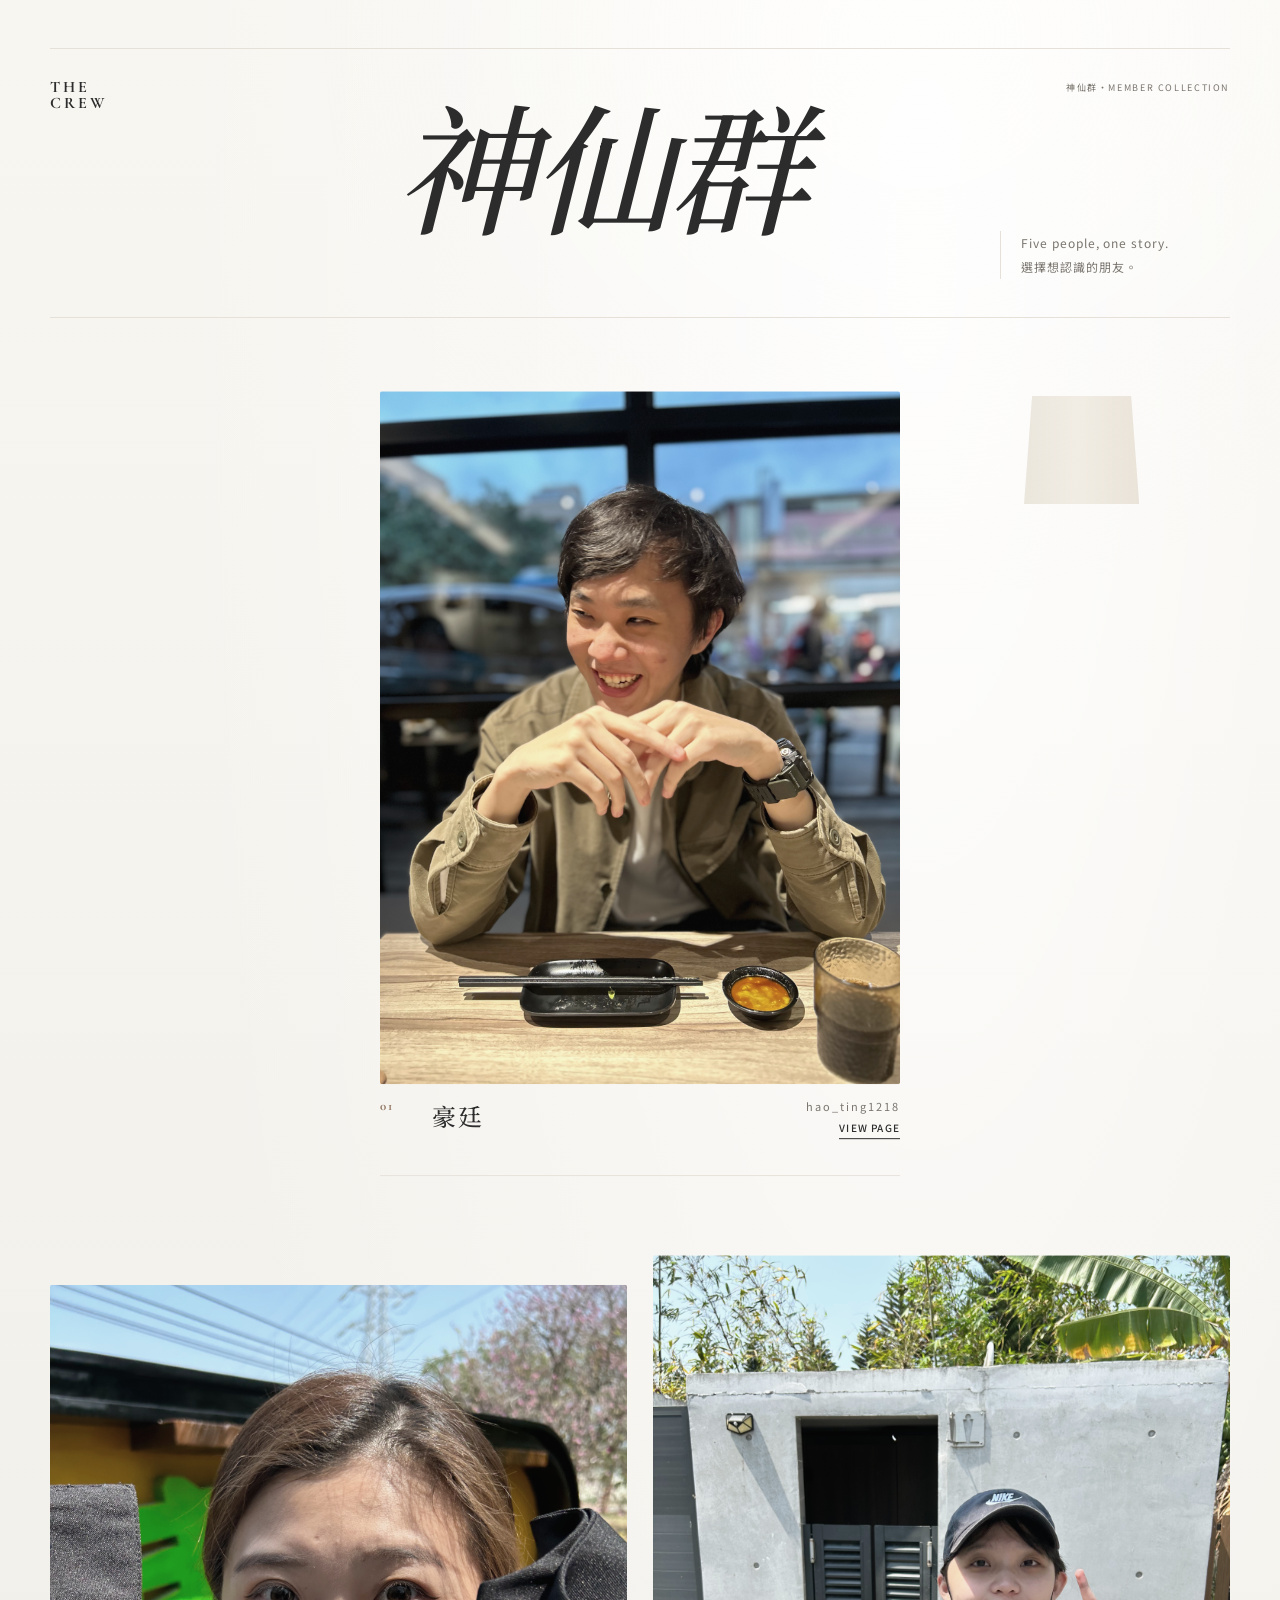
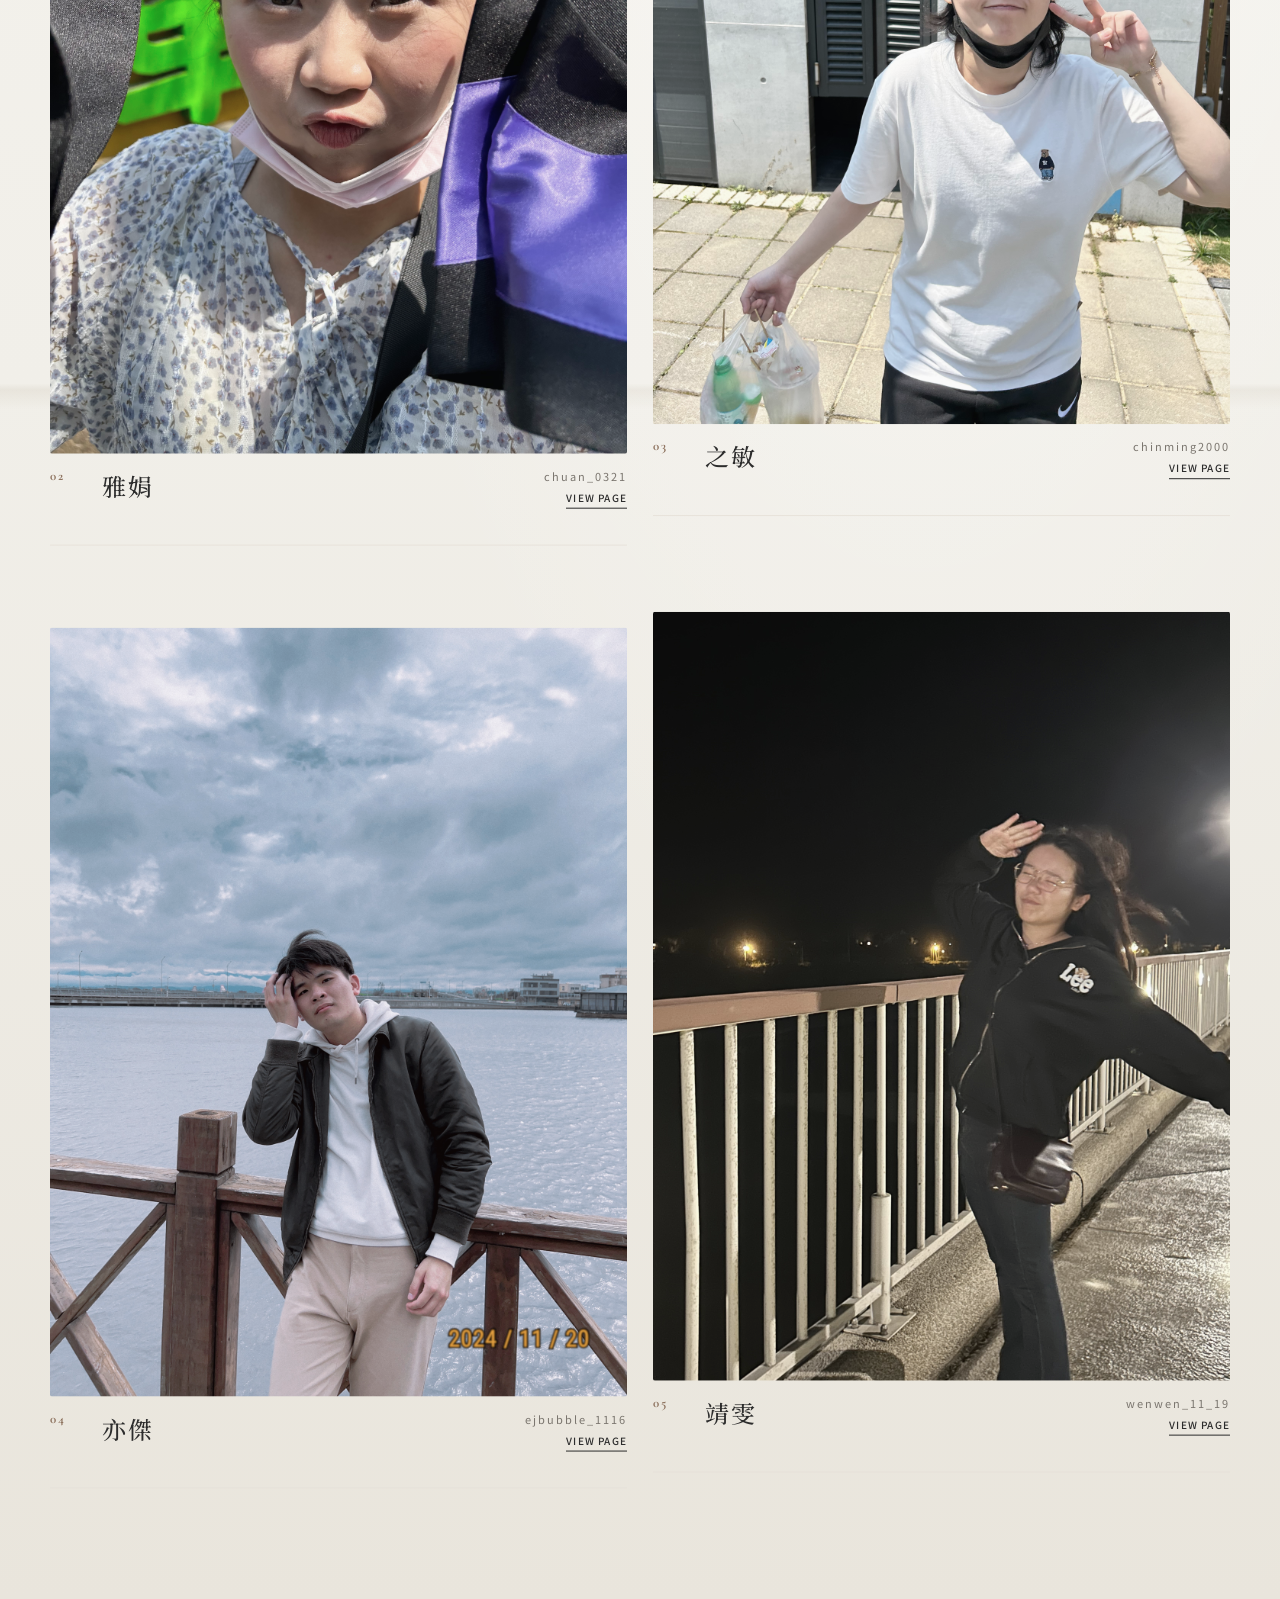
<file: index.html>
<!DOCTYPE html>
<html lang="zh-Hant">
<head>
  <meta charset="UTF-8">
  <meta name="viewport" content="width=device-width, initial-scale=1.0">
  <title>神仙群</title>
  <link rel="canonical" href="https://ejbubble.github.io/CardRelease.github.io/">
  <meta property="og:type" content="website">
  <meta property="og:locale" content="zh_TW">
  <meta property="og:url" content="https://ejbubble.github.io/CardRelease.github.io/">
  <meta property="og:site_name" content="神仙群">
  <meta property="og:title" content="神仙群">
  <meta property="og:image" content="https://ejbubble.github.io/CardRelease.github.io/assets/images/OG/work-in-progress.jpg">
  <meta property="og:image:secure_url" content="https://ejbubble.github.io/CardRelease.github.io/assets/images/OG/work-in-progress.jpg">
  <meta property="og:image:type" content="image/jpeg">
  <meta property="og:image:width" content="946">
  <meta property="og:image:height" content="2048">
  <meta property="og:image:alt" content="神仙群">
  <meta name="twitter:card" content="summary">
  <meta name="twitter:title" content="神仙群">
  <link rel="stylesheet" href="assets/css/style.css?v=20261125-gallery">
</head>
<body class="home-page">
  <main class="home-shell">
    <header class="campaign-header">
      <div class="campaign-mark">THE<br>CREW</div>
      <div class="campaign-kicker">神仙群・MEMBER COLLECTION</div>
      <h1>神仙群</h1>
      <p class="campaign-lead">Five people, one story.<br>選擇想認識的朋友。</p>
    </header>

    <section class="people-grid" aria-label="神仙群成員">
      <a class="person-card person-card--01" href="pages/Guan.html" data-birthday="03-21">
        <img src="assets/images/All_Person/All_Person_Guan.jpg" alt="雅娟的大頭貼">
        <div class="person-info">
          <span class="person-number">01</span>
          <span class="person-name">雅娟</span>
          <span class="person-link"><span>chuan_0321</span><b>VIEW PAGE</b></span>
        </div>
      </a>

      <a class="person-card person-card--02" href="pages/Jay.html" data-birthday="11-16">
        <img src="assets/images/All_Person/All_Person_Jay.jpg" alt="亦傑的大頭貼">
        <div class="person-info">
          <span class="person-number">02</span>
          <span class="person-name">亦傑</span>
          <span class="person-link"><span>ejbubble_1116</span><b>VIEW PAGE</b></span>
        </div>
      </a>

      <a class="person-card person-card--03" href="pages/Ming.html" data-birthday="09-03">
        <img src="assets/images/All_Person/All_Person_Ming.jpg" alt="之敏的大頭貼">
        <div class="person-info">
          <span class="person-number">03</span>
          <span class="person-name">之敏</span>
          <span class="person-link"><span>chinming2000</span><b>VIEW PAGE</b></span>
        </div>
      </a>

      <a class="person-card person-card--04" href="pages/Ting.html" data-birthday="12-18">
        <img src="assets/images/All_Person/All_Person_Ting.jpg" alt="豪廷的大頭貼">
        <div class="person-info">
          <span class="person-number">04</span>
          <span class="person-name">豪廷</span>
          <span class="person-link"><span>hao_ting1218</span><b>VIEW PAGE</b></span>
        </div>
      </a>

      <a class="person-card person-card--05" href="pages/weng.html" data-birthday="11-19">
        <img src="assets/images/All_Person/All_Person_Weng.jpg" alt="靖雯的大頭貼">
        <div class="person-info">
          <span class="person-number">05</span>
          <span class="person-name">靖雯</span>
          <span class="person-link"><span>wenwen_11_19</span><b>VIEW PAGE</b></span>
        </div>
      </a>
    </section>
  </main>
  <script src="assets/js/home.js"></script>
</body>
</html>
</file>
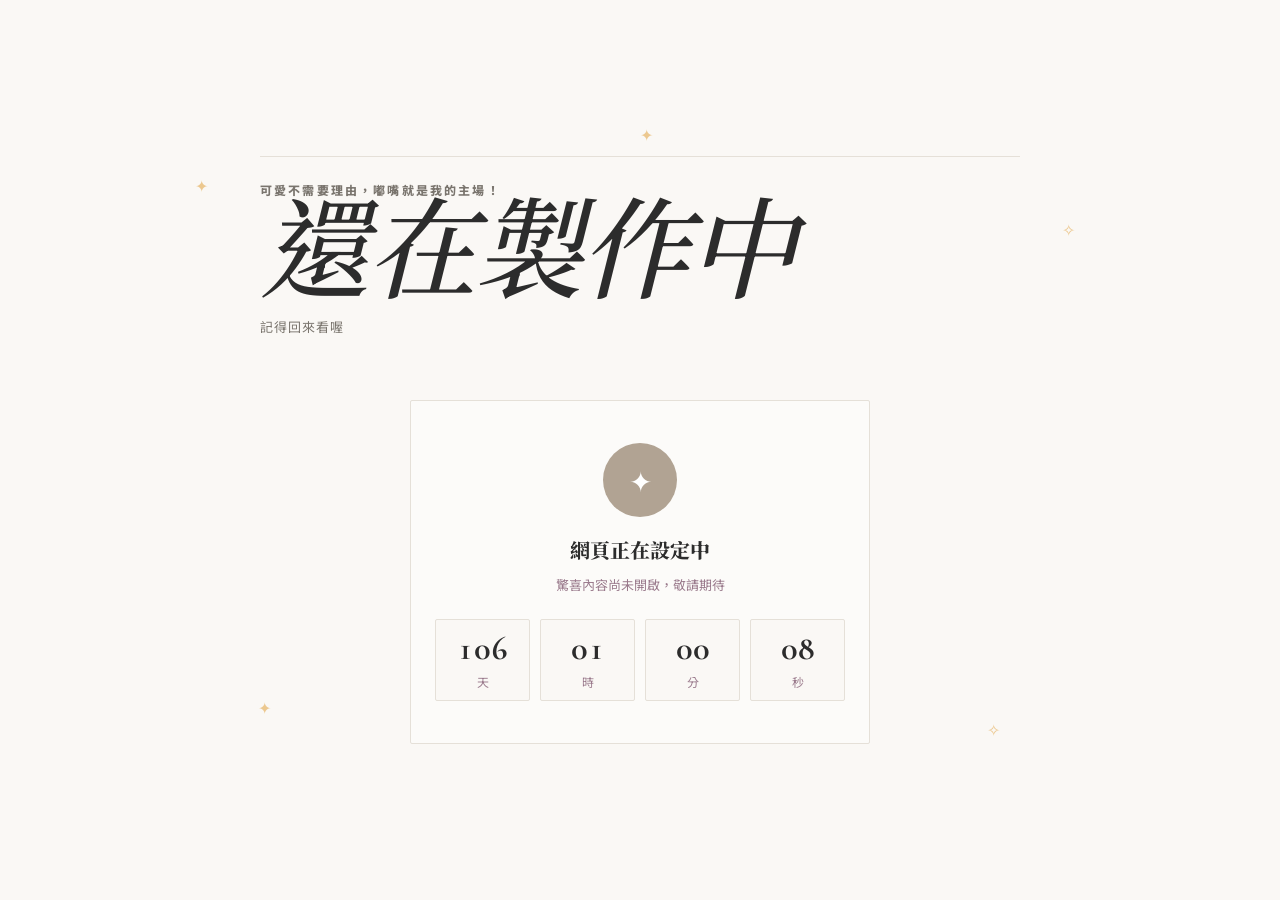
<file: pages/Guan.html>
<!DOCTYPE html>
<html lang="zh-Hant">
<head>
  <meta charset="UTF-8">
  <meta name="viewport" content="width=device-width, initial-scale=1.0">
  <title>雅娟的生日卡片</title>
  <link rel="stylesheet" href="../assets/css/style.css">
</head>
<body data-birthday="03-21" data-name="雅娟">
  <main class="page-shell">
    <section class="gift-stage">
      <div data-person-lock>
      <div class="sparkles" aria-hidden="true">
        <span>✦</span><span>✧</span><span>✦</span><span>✧</span><span>✦</span>
      </div>
      <header class="intro">
        <p class="eyebrow">可愛不需要理由，嘟嘴就是我的主場！</p>
        <h1>還在製作中</h1>
        <p>記得回來看喔</p>
      </header>
      <div class="lock-panel">
        <div class="lock-icon" aria-hidden="true">✦</div>
        <p>網頁正在設定中</p>
        <span>驚喜內容尚未開啟，敬請期待</span>
        <div class="countdown" data-person-countdown aria-label="開啟倒數"></div>
      </div>
      </div>
      <div data-person-content hidden>
      <header class="intro">
        <p class="eyebrow">GUAN / 雅娟</p>
        <h1>生日快樂！</h1>
        <p>驚喜很快就會登場</p>
      </header>
      <div style="text-align:center;margin-top:60px">
        <img src="../assets/images/Person/Guan.jpg" alt="雅娟的大頭貼" style="width:min(300px,70vw);aspect-ratio:1;object-fit:cover;border:0;border-radius:2px;filter:saturate(.82)">
        <p><a class="close-card" href="../index.html" style="display:inline-block;margin-top:24px;text-decoration:none">回到首頁</a></p>
      </div>
      </div>
    </section>
  </main>
  <script src="../assets/js/person-lock.js"></script>
</body>
</html>
</file>
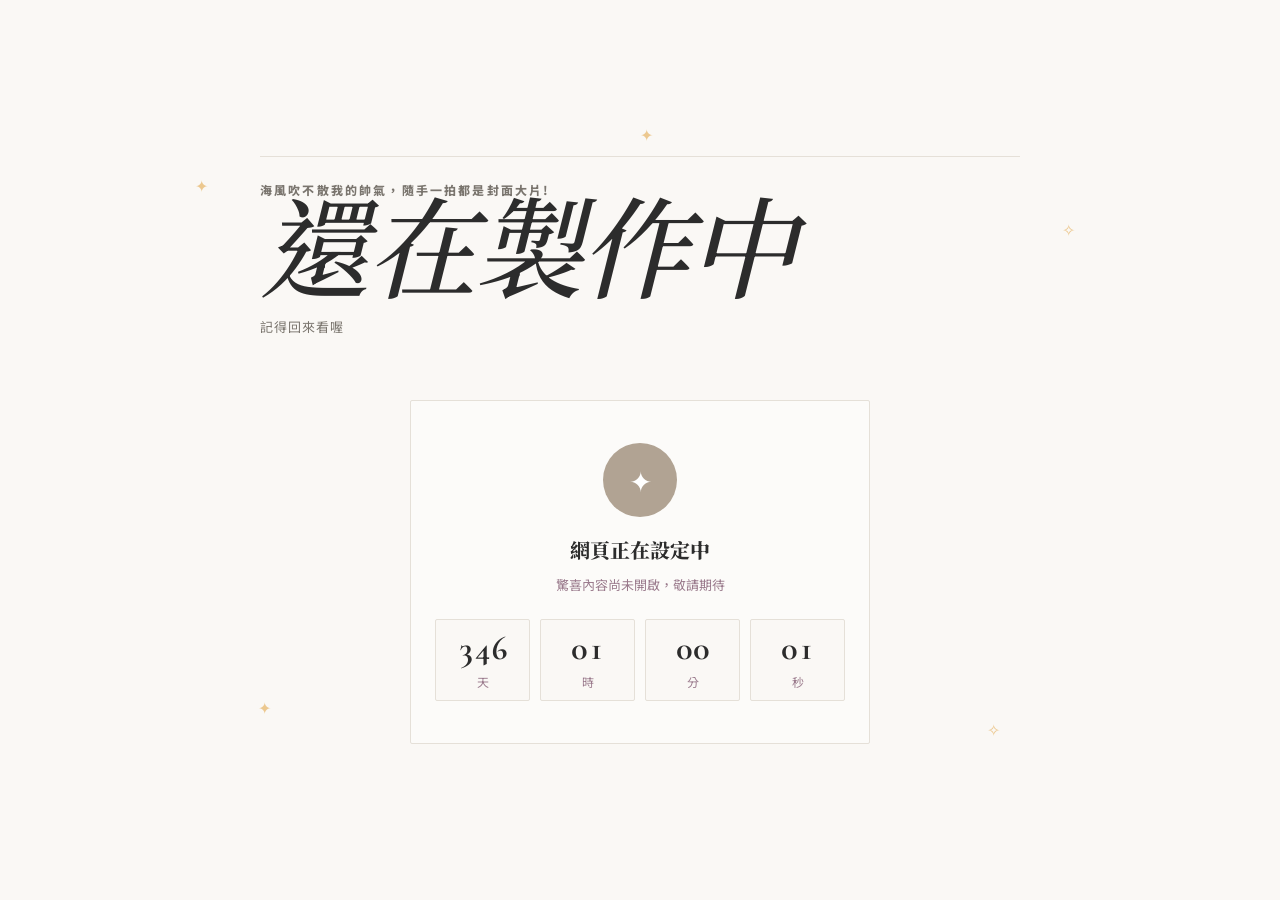
<file: pages/Jay.html>
<!DOCTYPE html>
<html lang="zh-Hant">
<head>
  <meta charset="UTF-8">
  <meta name="viewport" content="width=device-width, initial-scale=1.0">
  <title>亦傑的生日卡片</title>
  <link rel="stylesheet" href="../assets/css/style.css">
</head>
<body data-birthday="11-16" data-name="亦傑">
  <main class="page-shell">
    <section class="gift-stage">
      <div data-person-lock>
      <div class="sparkles" aria-hidden="true">
        <span>✦</span><span>✧</span><span>✦</span><span>✧</span><span>✦</span>
      </div>
      <header class="intro">
        <p class="eyebrow">海風吹不散我的帥氣，隨手一拍都是封面大片!</p>
        <h1>還在製作中</h1>
        <p>記得回來看喔</p>
      </header>
      <div class="lock-panel">
        <div class="lock-icon" aria-hidden="true">✦</div>
        <p>網頁正在設定中</p>
        <span>驚喜內容尚未開啟，敬請期待</span>
        <div class="countdown" data-person-countdown aria-label="開啟倒數"></div>
      </div>
      </div>
      <div data-person-content hidden>
      <header class="intro">
        <p class="eyebrow">JAY / 亦傑</p>
        <h1>生日快樂！</h1>
        <p>驚喜很快就會登場</p>
      </header>
      <div style="text-align:center;margin-top:60px">
        <img src="../assets/images/Person/Jay.jpg" alt="亦傑的大頭貼" style="width:min(300px,70vw);aspect-ratio:1;object-fit:cover;border:0;border-radius:2px;filter:saturate(.82)">
        <p><a class="close-card" href="../index.html" style="display:inline-block;margin-top:24px;text-decoration:none">回到首頁</a></p>
      </div>
      </div>
    </section>
  </main>
  <script src="../assets/js/person-lock.js"></script>
</body>
</html>
</file>
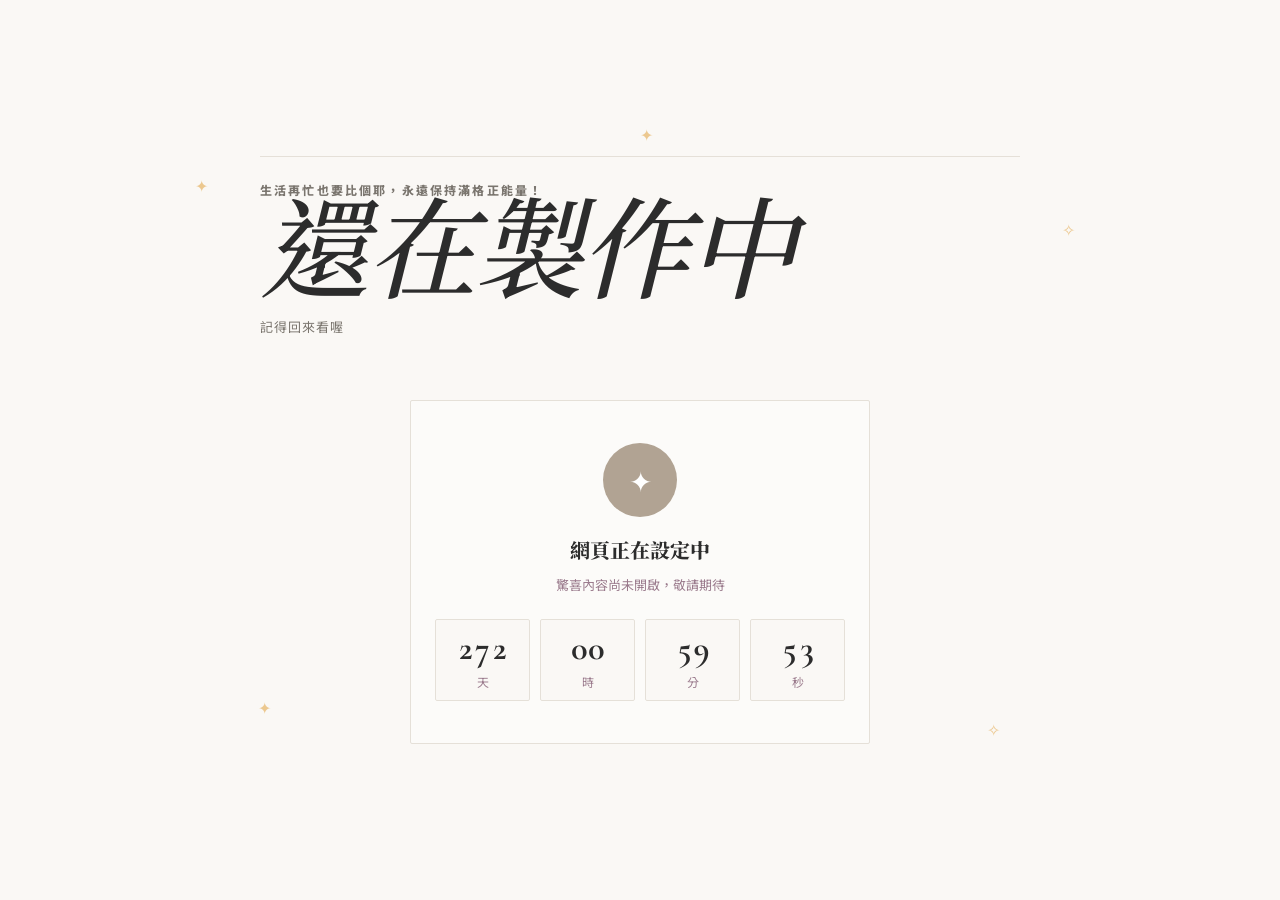
<file: pages/Ming.html>
<!DOCTYPE html>
<html lang="zh-Hant">
<head>
  <meta charset="UTF-8">
  <meta name="viewport" content="width=device-width, initial-scale=1.0">
  <title>之敏的生日卡片</title>
  <link rel="stylesheet" href="../assets/css/style.css">
</head>
<body data-birthday="09-03" data-name="之敏">
  <main class="page-shell">
    <section class="gift-stage">
      <div data-person-lock>
      <div class="sparkles" aria-hidden="true">
        <span>✦</span><span>✧</span><span>✦</span><span>✧</span><span>✦</span>
      </div>
      <header class="intro">
        <p class="eyebrow">生活再忙也要比個耶，永遠保持滿格正能量！</p>
        <h1>還在製作中</h1>
        <p>記得回來看喔</p>
      </header>
      <div class="lock-panel">
        <div class="lock-icon" aria-hidden="true">✦</div>
        <p>網頁正在設定中</p>
        <span>驚喜內容尚未開啟，敬請期待</span>
        <div class="countdown" data-person-countdown aria-label="開啟倒數"></div>
      </div>
      </div>
      <div data-person-content hidden>
      <header class="intro">
        <p class="eyebrow">MING / 之敏</p>
        <h1>生日快樂！</h1>
        <p>驚喜很快就會登場</p>
      </header>
      <div style="text-align:center;margin-top:60px">
        <img src="../assets/images/Person/Ming.jpg" alt="之敏的大頭貼" style="width:min(300px,70vw);aspect-ratio:1;object-fit:cover;border:0;border-radius:2px;filter:saturate(.82)">
        <p><a class="close-card" href="../index.html" style="display:inline-block;margin-top:24px;text-decoration:none">回到首頁</a></p>
      </div>
      </div>
    </section>
  </main>
  <script src="../assets/js/person-lock.js"></script>
</body>
</html>
</file>
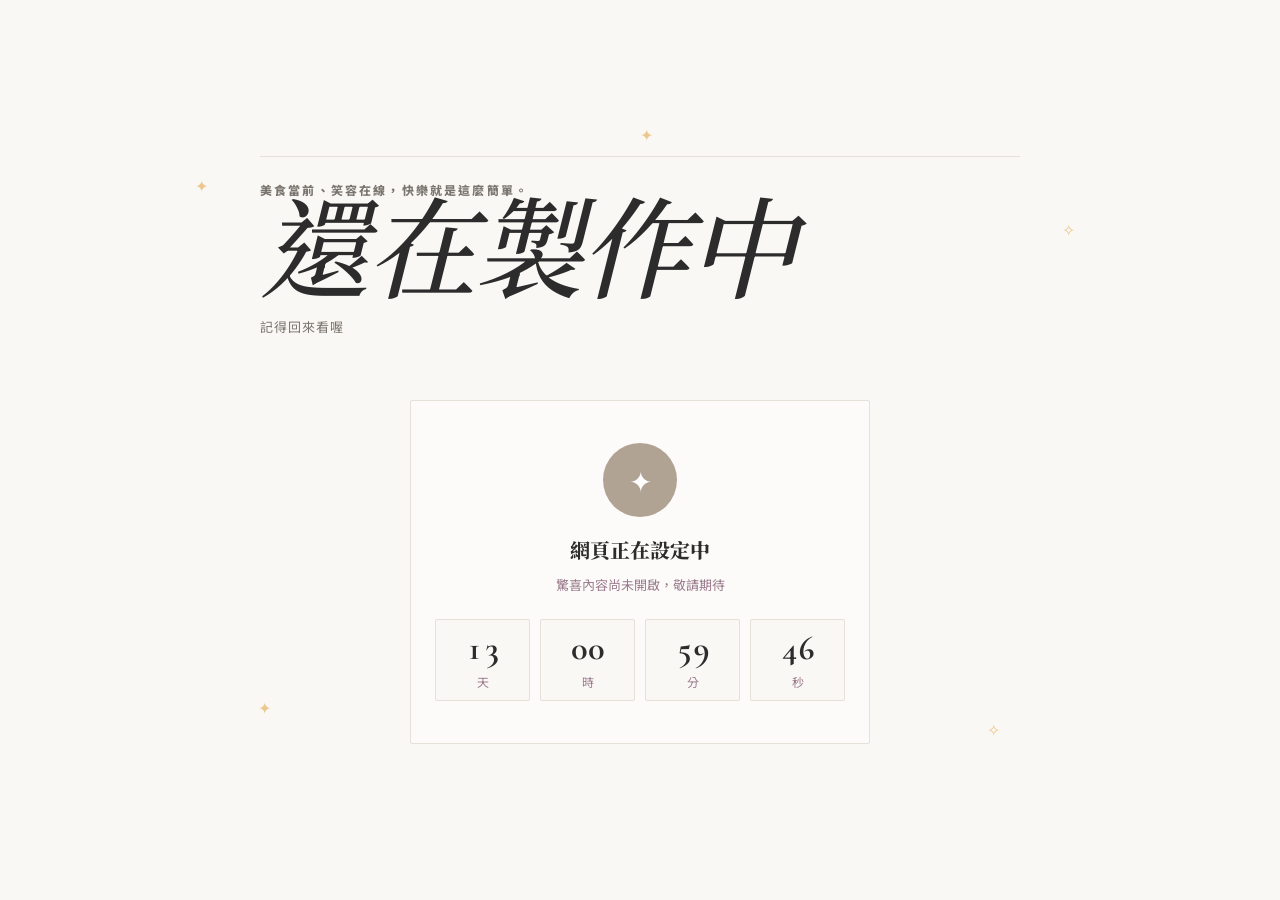
<file: pages/Ting.html>
<!DOCTYPE html>
<html lang="zh-Hant">
<head>
  <meta charset="UTF-8">
  <meta name="viewport" content="width=device-width, initial-scale=1.0">
  <title>豪廷的生日卡片</title>
  <link rel="stylesheet" href="../assets/css/style.css">
</head>
<body data-birthday="12-18" data-name="豪廷">
  <main class="page-shell">
    <section class="gift-stage">
      <div data-person-lock>
      <div class="sparkles" aria-hidden="true">
        <span>✦</span><span>✧</span><span>✦</span><span>✧</span><span>✦</span>
      </div>
      <header class="intro">
        <p class="eyebrow">美食當前、笑容在線，快樂就是這麼簡單。</p>
        <h1>還在製作中</h1>
        <p>記得回來看喔</p>
      </header>
      <div class="lock-panel">
        <div class="lock-icon" aria-hidden="true">✦</div>
        <p>網頁正在設定中</p>
        <span>驚喜內容尚未開啟，敬請期待</span>
        <div class="countdown" data-person-countdown aria-label="開啟倒數"></div>
      </div>
      </div>
      <div data-person-content hidden>
      <header class="intro">
        <p class="eyebrow">TING / 豪廷</p>
        <h1>生日快樂！</h1>
        <p>驚喜很快就會登場</p>
      </header>
      <div style="text-align:center;margin-top:60px">
        <img src="../assets/images/Person/Ting.jpg" alt="豪廷的大頭貼" style="width:min(300px,70vw);aspect-ratio:1;object-fit:cover;border:0;border-radius:2px;filter:saturate(.82)">
        <p><a class="close-card" href="../index.html" style="display:inline-block;margin-top:24px;text-decoration:none">回到首頁</a></p>
      </div>
      </div>
    </section>
  </main>
  <script src="../assets/js/person-lock.js"></script>
</body>
</html>
</file>
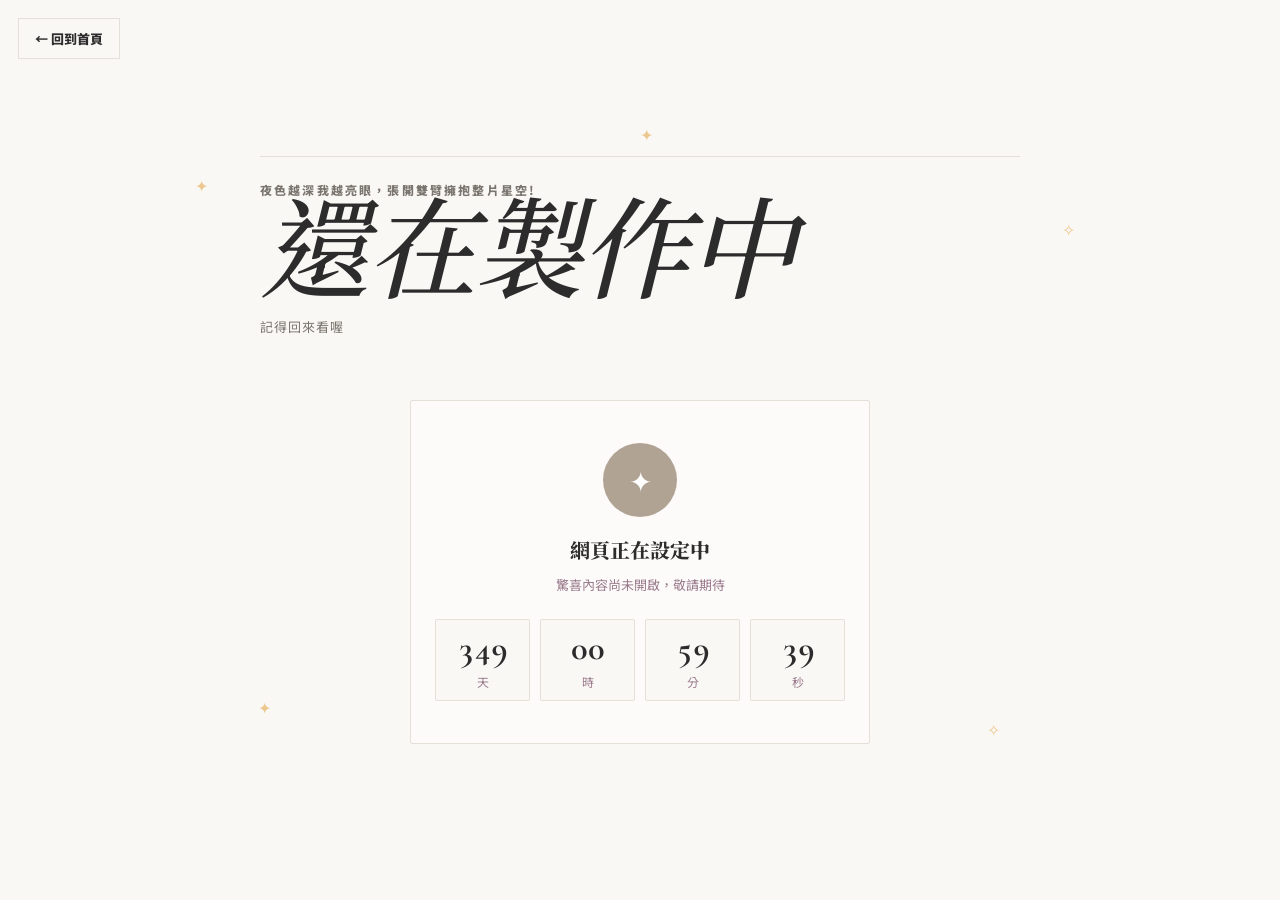
<file: pages/weng.html>
<!DOCTYPE html>
<html lang="zh-Hant">
<head>
  <meta charset="UTF-8">
  <meta name="viewport" content="width=device-width, initial-scale=1.0">
  <title>靖雯的生日快樂</title>
  <link rel="canonical" href="https://ejbubble.github.io/CardRelease.github.io/">
  <meta property="og:type" content="website">
  <meta property="og:locale" content="zh_TW">
  <meta property="og:url" content="https://ejbubble.github.io/CardRelease.github.io/">
  <meta property="og:site_name" content="還在製作中">
  <meta property="og:title" content="還在製作中">
  <meta property="og:image" content="https://ejbubble.github.io/CardRelease.github.io/assets/images/OG/work-in-progress.jpg">
  <meta property="og:image:secure_url" content="https://ejbubble.github.io/CardRelease.github.io/assets/images/OG/work-in-progress.jpg">
  <meta property="og:image:type" content="image/jpeg">
  <meta property="og:image:width" content="946">
  <meta property="og:image:height" content="2048">
  <meta property="og:image:alt" content="還在製作中">
  <meta name="twitter:card" content="summary">
  <meta name="twitter:title" content="還在製作中">
  <meta name="twitter:image" content="https://ejbubble.github.io/CardRelease.github.io/assets/images/OG/work-in-progress.jpg">
  <link rel="stylesheet" href="../assets/css/style.css">
</head>
<body>
  <a class="home-back" href="../index.html">← 回到首頁</a>
  <main class="page-shell">
    <section class="gift-stage" id="giftStage">
      <div class="sparkles" aria-hidden="true">
        <span>✦</span><span>✧</span><span>✦</span><span>✧</span><span>✦</span>
      </div>

      <header class="intro">
        <p class="eyebrow">夜色越深我越亮眼，張開雙臂擁抱整片星空!</p>
        <h1 id="mainTitle">還在製作中</h1>
        <p id="instruction">記得回來看喔</p>
      </header>

      <div class="lock-panel" id="lockPanel" aria-live="polite">
        <div class="lock-icon" aria-hidden="true">✦</div>
        <p>網頁正在設定中</p>
        <span>驚喜內容尚未開啟，敬請期待</span>
        <div class="countdown" id="countdown" aria-label="開啟倒數">
          <div><strong id="countdownDays">0</strong><small>天</small></div>
          <div><strong id="countdownHours">00</strong><small>時</small></div>
          <div><strong id="countdownMinutes">00</strong><small>分</small></div>
          <div><strong id="countdownSeconds">00</strong><small>秒</small></div>
        </div>
      </div>

      <div class="progress locked" id="progressArea" aria-label="完成進度">
        <div class="progress-track"><div class="progress-fill" id="progressFill"></div></div>
        <span id="progressText">0 / 10</span>
      </div>

      <div class="wish-grid locked" id="wishGrid" aria-label="生日按鈕">
        <button class="wish-button" type="button" data-wish="願你每天都有好心情"><span>1</span>心願一</button>
        <button class="wish-button" type="button" data-wish="願你所有努力都有回報"><span>2</span>心願二</button>
        <button class="wish-button" type="button" data-wish="願健康一直陪著你"><span>3</span>心願三</button>
        <button class="wish-button" type="button" data-wish="願生活處處都有驚喜"><span>4</span>心願四</button>
        <button class="wish-button" type="button" data-wish="願你永遠保持熱愛"><span>5</span>心願五</button>
        <button class="wish-button" type="button" data-wish="願美好的朋友都在身邊"><span>6</span>心願六</button>
        <button class="wish-button" type="button" data-wish="願夢想越走越近"><span>7</span>心願七</button>
        <button class="wish-button" type="button" data-wish="願平凡日子閃閃發光"><span>8</span>心願八</button>
        <button class="wish-button" type="button" data-wish="願每個明天都更精彩"><span>9</span>心願九</button>
        <button class="wish-button" type="button" data-wish="願這一年只多不減"><span>10</span>心願十</button>
      </div>

      <p class="wish-message locked" id="wishMessage" aria-live="polite"></p>

      <div class="final-card" id="finalCard" role="dialog" aria-modal="true" aria-label="生日卡片">
        <div class="card-ribbon">HAPPY BIRTHDAY</div>
        <div class="cake" aria-hidden="true">
          <div class="candles"><i></i><i></i><i></i></div>
          <div class="cake-top"></div>
          <div class="cake-body"></div>
        </div>
        <p class="card-small">送給靖雯</p>
        <h2>生日快樂</h2>
        <p class="card-copy">願妳在接下來的一年健康平安賺大錢<br>就算遇到任何挫折，也有我們在旁邊陪伴<br>甚麼時候可以抱到我的肝兒子女兒</p>
        <img class="birthday-photo" src="../assets/images/Memory/birthday-memory.jpg" alt="精選照片">
        <video class="birthday-video" id="birthdayVideo" controls preload="metadata" playsinline>
          <source src="../assets/media/memory.mp4" type="video/mp4">
          您的瀏覽器不支援影片播放。
        </video>
        <button class="close-card" id="closeCard" type="button">禮物選取GOGO</button>
      </div>

      <div class="gift-chooser" id="giftChooser" role="dialog" aria-modal="true" aria-label="禮物二選一" aria-hidden="true">
        <p class="chooser-eyebrow">PICK YOUR GIFT</p>
        <h2>禮物二選一</h2>
        <div class="gift-options" role="radiogroup" aria-label="選擇禮物方式">
          <button class="gift-option" type="button" role="radio" aria-checked="false" data-gift="蝦皮網購等贊助">
            <span class="gift-number">1</span>
            <strong>蝦皮網購等大力贊助</strong>
            <small>好想要</small>
          </button>
          <button class="gift-option" type="button" role="radio" aria-checked="false" data-gift="亦節自選禮物">
            <span class="gift-number">2</span>
            <strong>亦節自選禮物</strong>
            <small>來個驚喜</small>
          </button>
        </div>
        <p class="gift-selection" id="giftSelection" aria-live="polite">請選擇一個禮物方式</p>
        <div class="gift-actions">
          <button class="confirm-gift" id="confirmGift" type="button" disabled>口頭告知EJ</button>
          <button class="back-to-card" id="backToCard" type="button">回到生日卡片</button>
        </div>
      </div>
    </section>
  </main>
  <canvas id="confetti" aria-hidden="true"></canvas>
  <script src="../assets/js/script.js"></script>
</body>
</html>
</file>
<file: assets/css/style.css>
@import url('https://fonts.googleapis.com/css2?family=Cormorant+Garamond:ital,wght@0,500;0,600;1,500&family=Noto+Sans+TC:wght@400;500;600&family=Noto+Sans+JP:wght@400;500&family=Noto+Serif+TC:wght@600;800&family=Nunito:wght@600;800&display=swap');

:root {
  --ink: #4b3043;
  --pink: #ef9aaa;
  --pink-dark: #ca7187;
  --cream: #fffaf4;
  --gold: #e8b86d;
  --paper-base: #fbfaf7;
  --watercolor-blue: rgba(156, 184, 204, 0.28);
  --watercolor-green: rgba(168, 194, 166, 0.26);
  --watercolor-apricot: rgba(232, 193, 160, 0.30);
  --ink-line: rgba(92, 88, 82, 0.22);
}

* { box-sizing: border-box; }
[hidden] { display: none !important; }

body {
  margin: 0;
  min-height: 100vh;
  overflow-x: hidden;
  color: var(--ink);
  font-family: "Nunito", "Noto Serif TC", sans-serif;
  background:
    radial-gradient(circle at 15% 20%, rgba(255,255,255,.9) 0 2px, transparent 3px),
    linear-gradient(135deg, #f9e1df 0%, #fff8ed 48%, #eaf4ef 100%);
  background-size: 46px 46px, cover;
}

.page-shell {
  min-height: 100vh;
  display: grid;
  place-items: center;
  padding: 36px 18px;
}

.gift-stage {
  position: relative;
  width: min(860px, 100%);
  min-height: 650px;
  border: 1px solid rgba(255,255,255,.75);
  border-radius: 36px;
  padding: 48px 56px 40px;
  background: rgba(255, 250, 244, .82);
  box-shadow: 0 24px 70px rgba(122, 79, 99, .16);
  backdrop-filter: blur(12px);
  overflow: hidden;
}

.intro { text-align: center; }
.eyebrow {
  margin: 0 0 8px;
  color: var(--pink-dark);
  font-size: 12px;
  letter-spacing: .28em;
  font-weight: 800;
}
.intro h1 {
  margin: 0;
  font-family: "Noto Serif TC", serif;
  font-size: clamp(38px, 7vw, 66px);
  line-height: 1.15;
  letter-spacing: .04em;
}
.intro p:last-child { margin: 12px 0 20px; color: #806778; }

.sparkles span {
  position: absolute;
  color: var(--gold);
  opacity: .75;
  animation: twinkle 2.4s ease-in-out infinite;
}
.sparkles span:nth-child(1) { left: 8%; top: 12%; }
.sparkles span:nth-child(2) { right: 9%; top: 18%; animation-delay: -.7s; }
.sparkles span:nth-child(3) { left: 14%; bottom: 13%; animation-delay: -1.2s; }
.sparkles span:nth-child(4) { right: 16%; bottom: 10%; animation-delay: -.3s; }
.sparkles span:nth-child(5) { left: 50%; top: 5%; animation-delay: -1.7s; }

.progress { width: min(430px, 86%); margin: 0 auto 26px; display: flex; align-items: center; gap: 12px; }
.progress-track { height: 7px; flex: 1; border-radius: 99px; background: #eee1df; overflow: hidden; }
.progress-fill { height: 100%; width: 0; border-radius: inherit; background: linear-gradient(90deg, var(--pink), var(--gold)); transition: width .45s ease; }
#progressText { min-width: 44px; color: #9a7a8c; font-size: 13px; font-weight: 800; }

.lock-panel {
  width: min(420px, 86%);
  margin: 62px auto 0;
  padding: 42px 24px;
  text-align: center;
  border: 1px solid rgba(202,113,135,.14);
  border-radius: 28px;
  background: rgba(255,255,255,.68);
  box-shadow: 0 14px 38px rgba(178,125,145,.11);
}
.lock-icon { width: 74px; height: 74px; margin: 0 auto 18px; display: grid; place-items: center; border-radius: 50%; color: #fff; background: linear-gradient(145deg, #efabb7, #cd7a90); font-size: 28px; box-shadow: 0 12px 28px rgba(190,109,134,.24); }
.lock-panel p { margin: 0 0 7px; font-family: "Noto Serif TC", serif; font-size: 20px; font-weight: 800; }
.lock-panel span { color: #9a7a8c; font-size: 13px; }
.countdown {
  display: grid;
  grid-template-columns: repeat(4, minmax(62px, 1fr));
  gap: 10px;
  margin-top: 24px;
}
.countdown div {
  min-width: 0;
  padding: 12px 6px 10px;
  border: 1px solid rgba(202,113,135,.12);
  border-radius: 16px;
  background: rgba(255,255,255,.72);
}
.countdown strong {
  display: block;
  color: var(--pink-dark);
  font-family: "Nunito", "Noto Serif TC", sans-serif;
  font-size: clamp(24px, 6vw, 34px);
  line-height: 1;
  font-variant-numeric: tabular-nums;
}
.countdown small {
  display: block;
  margin-top: 7px;
  color: #9a7a8c;
  font-size: 12px;
}
.progress.locked, .wish-grid.locked, .wish-message.locked { display: none; }

.wish-grid {
  display: grid;
  grid-template-columns: repeat(5, 1fr);
  gap: 14px;
  max-width: 620px;
  margin: 0 auto;
}

.wish-button {
  aspect-ratio: 1;
  border: 0;
  border-radius: 50%;
  display: flex;
  flex-direction: column;
  align-items: center;
  justify-content: center;
  gap: 2px;
  color: var(--ink);
  background: linear-gradient(145deg, #fff, #fdecef);
  box-shadow: 0 8px 20px rgba(178, 125, 145, .16), inset 0 0 0 1px rgba(202,113,135,.12);
  font-family: inherit;
  font-size: 12px;
  cursor: pointer;
  transition: transform .2s ease, box-shadow .2s ease, background .35s ease;
}
.wish-button span { font-size: 24px; line-height: 1; font-weight: 800; color: var(--pink-dark); }
.wish-button:hover { transform: translateY(-5px) rotate(-2deg); box-shadow: 0 13px 24px rgba(178,125,145,.22); }
.wish-button:focus-visible { outline: 3px solid rgba(232,184,109,.8); outline-offset: 4px; }
.wish-button.lit {
  color: #fff;
  background: linear-gradient(145deg, #efabb7, #cd7a90);
  box-shadow: 0 10px 24px rgba(190,109,134,.28), 0 0 20px rgba(239,171,183,.5);
  animation: pop .38s ease;
}
.wish-button.lit span { color: #fff7d6; }

.wish-message {
  height: 26px;
  margin: 18px 0 0;
  text-align: center;
  color: var(--pink-dark);
  font-family: "Noto Serif TC", serif;
  font-size: 16px;
  font-weight: 600;
}

.final-card {
  position: absolute;
  z-index: 10;
  inset: 34px 50%;
  width: min(430px, calc(100% - 40px));
  min-height: 520px;
  max-height: calc(100vh - 68px);
  overflow-y: auto;
  transform: translateX(-50%) scale(.7) rotate(-3deg);
  opacity: 0;
  pointer-events: none;
  border: 10px solid #fff;
  border-radius: 20px;
  padding: 34px 28px 24px;
  text-align: center;
  background:
    linear-gradient(rgba(255,255,255,.65), rgba(255,255,255,.65)),
    radial-gradient(circle at 20% 20%, #f8cad2 0 3px, transparent 4px),
    #fffaf3;
  background-size: auto, 38px 38px, auto;
  box-shadow: 0 22px 60px rgba(91,52,74,.28);
  transition: opacity .5s ease, transform .65s cubic-bezier(.2,.8,.2,1);
}
.final-card.show { opacity: 1; pointer-events: auto; transform: translateX(-50%) scale(1) rotate(0); }
.card-ribbon { display: inline-block; margin-bottom: 8px; color: #a45d70; border-bottom: 1px solid #dec0c5; font-size: 11px; letter-spacing: .25em; }
.card-small { margin: 10px 0 2px; color: #9d7a89; }
.final-card h2 { margin: 4px 0 8px; font-family: "Noto Serif TC", serif; font-size: 46px; color: #b95f77; }
.card-copy { margin: 0 0 18px; line-height: 1.9; color: #715663; }

.cake { position: relative; width: 180px; height: 150px; margin: 2px auto 0; }
.cake-top { position: absolute; width: 150px; height: 42px; left: 15px; bottom: 48px; border-radius: 50%; background: #fff4f2; border: 2px solid #eec0c8; }
.cake-body { position: absolute; width: 150px; height: 70px; left: 15px; bottom: 0; border-radius: 8px 8px 24px 24px; background: linear-gradient(#edabb6 0 14px, #fff5ed 14px 100%); border: 2px solid #eec0c8; }
.candles { position: absolute; z-index: 2; left: 67px; bottom: 78px; display: flex; gap: 13px; }
.candles i { width: 7px; height: 36px; border-radius: 3px; background: repeating-linear-gradient(135deg, #e99baa 0 4px, #fff 4px 8px); position: relative; }
.candles i::before { content: ""; position: absolute; width: 8px; height: 12px; left: -.5px; top: -13px; border-radius: 80% 20% 55% 45%; background: #f4c96c; transform: rotate(45deg); box-shadow: 0 0 12px #f6ce76; animation: flame 1s ease-in-out infinite alternate; }

.birthday-photo {
  display: block;
  width: 100%;
  max-height: 210px;
  margin: 0 auto 12px;
  border: 4px solid #fff;
  border-radius: 12px;
  object-fit: cover;
  box-shadow: 0 8px 20px rgba(91,52,74,.16);
}
.birthday-video {
  display: block;
  width: 100%;
  max-height: 170px;
  margin: 0 auto 12px;
  border: 4px solid #fff;
  border-radius: 12px;
  object-fit: cover;
  background: #4b3043;
  box-shadow: 0 8px 20px rgba(91,52,74,.16);
}
.close-card { border: 0; border-radius: 999px; padding: 11px 18px; color: #fff; background: var(--pink-dark); font: 800 12px "Nunito", sans-serif; cursor: pointer; }

.gift-chooser {
  position: absolute;
  z-index: 11;
  inset: 34px 50%;
  width: min(430px, calc(100% - 40px));
  min-height: 520px;
  max-height: calc(100vh - 68px);
  overflow-y: auto;
  transform: translateX(-50%) scale(.7);
  opacity: 0;
  pointer-events: none;
  border: 10px solid #fff;
  border-radius: 20px;
  padding: 38px 28px 24px;
  text-align: center;
  background: linear-gradient(145deg, rgba(255,250,244,.98), rgba(255,238,242,.98));
  box-shadow: 0 22px 60px rgba(91,52,74,.28);
  transition: opacity .4s ease, transform .55s cubic-bezier(.2,.8,.2,1);
}
.gift-chooser.show {
  opacity: 1;
  pointer-events: auto;
  transform: translateX(-50%) scale(1);
}
.chooser-eyebrow {
  margin: 0 0 8px;
  color: var(--pink-dark);
  font-size: 11px;
  letter-spacing: .25em;
  font-weight: 800;
}
.gift-chooser h2 {
  margin: 0 0 24px;
  font-family: "Noto Serif TC", serif;
  font-size: 38px;
  color: #b95f77;
}
.gift-options {
  display: grid;
  gap: 12px;
}
.gift-option {
  position: relative;
  min-height: 112px;
  border: 2px solid rgba(202,113,135,.16);
  border-radius: 18px;
  padding: 18px 16px 18px 74px;
  display: flex;
  flex-direction: column;
  align-items: flex-start;
  justify-content: center;
  color: var(--ink);
  background: rgba(255,255,255,.88);
  font-family: inherit;
  text-align: left;
  cursor: pointer;
  transition: transform .2s ease, border-color .2s ease, background .2s ease;
}
.gift-option:hover { transform: translateY(-3px); border-color: rgba(202,113,135,.45); }
.gift-option:focus-visible { outline: 3px solid rgba(232,184,109,.8); outline-offset: 4px; }
.gift-option.selected {
  border-color: var(--pink-dark);
  background: linear-gradient(145deg, #fff, #fde7ec);
  box-shadow: 0 10px 24px rgba(190,109,134,.16);
}
.gift-number {
  position: absolute;
  left: 18px;
  width: 42px;
  height: 42px;
  display: grid;
  place-items: center;
  border-radius: 50%;
  color: #fff;
  background: linear-gradient(145deg, #efabb7, #cd7a90);
  font-size: 21px;
  font-weight: 800;
}
.gift-option strong { font-family: "Noto Serif TC", serif; font-size: 18px; }
.gift-option small { margin-top: 5px; color: #9a7a8c; }
.gift-selection {
  min-height: 24px;
  margin: 18px 0 12px;
  color: var(--pink-dark);
  font-weight: 800;
}
.confirm-gift,
.back-to-card {
  border: 0;
  border-radius: 999px;
  padding: 12px 20px;
  font: 800 13px "Nunito", sans-serif;
  cursor: pointer;
}
.gift-actions {
  display: flex;
  flex-wrap: wrap;
  align-items: center;
  justify-content: center;
  gap: 8px;
}
.confirm-gift { min-width: 140px; color: #fff; background: var(--pink-dark); }
.confirm-gift:disabled { cursor: not-allowed; opacity: .45; }
.back-to-card {
  color: #806778;
  background: #eee3e4;
}
#confetti { position: fixed; inset: 0; z-index: 20; width: 100%; height: 100%; pointer-events: none; }

@keyframes pop { 50% { transform: scale(1.12); } }
@keyframes twinkle { 50% { opacity: 1; transform: scale(1.35) rotate(20deg); } }
@keyframes flame { to { transform: rotate(45deg) scale(.78); } }

.home-page {
  --campaign-ink: #24231f;
  --campaign-paper: #f2efe7;
  --campaign-line: #b9b4a8;
  --campaign-red: #a65c48;
  --engawa-base: #f5efe6;
  --wood-tint: rgba(214, 193, 165, 0.25);
  --sunbeam-warm: rgba(255, 248, 232, 0.78);
  --shoji-shadow: rgba(145, 128, 108, 0.08);
  --leaf-shadow: rgba(122, 134, 114, 0.09);
  color: var(--campaign-ink);
  background-color: var(--engawa-base);
  background-image:
    radial-gradient(ellipse at 95% 15%, var(--sunbeam-warm) 0%, rgba(255, 248, 232, 0.2) 45%, transparent 75%),
    linear-gradient(180deg, transparent 65%, var(--wood-tint) 100%),
    linear-gradient(105deg, rgba(226, 216, 202, 0.35) 0%, transparent 45%, rgba(255, 251, 242, 0.5) 100%);
  background-attachment: fixed;
  position: relative;
  overflow-x: hidden;
}

.home-page::before {
  content: "";
  position: fixed;
  top: -10%;
  right: -5%;
  width: 48vw;
  height: 120vh;
  pointer-events: none;
  z-index: 0;
  background-image:
    repeating-linear-gradient(
      -24deg,
      transparent 0px,
      transparent 68px,
      var(--shoji-shadow) 68px,
      var(--shoji-shadow) 76px
    ),
    repeating-linear-gradient(
      66deg,
      transparent 0px,
      transparent 110px,
      var(--shoji-shadow) 110px,
      var(--shoji-shadow) 116px
    ),
    radial-gradient(circle at 75% 30%, var(--leaf-shadow) 0%, transparent 55%);
  filter: blur(7px);
  mask-image: linear-gradient(to left, rgba(0, 0, 0, 0.85) 15%, transparent 90%);
  -webkit-mask-image: linear-gradient(to left, rgba(0, 0, 0, 0.85) 15%, transparent 90%);
}

.home-page::after {
  content: "";
  position: fixed;
  inset: 20px;
  pointer-events: none;
  z-index: 0;
  opacity: 0.16;
  background-image: url("data:image/svg+xml,%3Csvg viewBox='0 0 200 200' xmlns='http://www.w3.org/2000/svg'%3E%3Cfilter id='linen'%3E%3CfeTurbulence type='fractalNoise' baseFrequency='0.9' numOctaves='2' stitchTiles='stitch'/%3E%3C/filter%3E%3Crect width='100%25' height='100%25' filter='url(%23linen)'/%3E%3C/svg%3E");
}

.home-page main,
.home-page header,
.home-page section {
  position: relative;
  z-index: 1;
}

.home-shell {
  width: min(1240px, calc(100% - 56px));
  min-height: 100vh;
  margin: 0 auto;
  padding: 46px 0 72px;
  display: flex;
  flex-direction: column;
  justify-content: center;
}

.campaign-header {
  position: relative;
  min-height: 210px;
  margin-bottom: 34px;
  border-top: 1px solid var(--campaign-ink);
  border-bottom: 1px solid var(--campaign-line);
  display: grid;
  grid-template-columns: 120px 1fr 220px;
  align-items: end;
  padding: 22px 0 24px;
}

.campaign-mark {
  align-self: start;
  font-size: 11px;
  line-height: 1.25;
  letter-spacing: .18em;
  font-weight: 800;
}

.campaign-kicker {
  position: absolute;
  top: 24px;
  right: 0;
  color: #77746d;
  font-size: 11px;
  letter-spacing: .16em;
}

.campaign-header h1 {
  grid-column: 2;
  margin: 0;
  font-family: "Noto Serif TC", "Yu Mincho", serif;
  font-size: clamp(72px, 10vw, 132px);
  line-height: .82;
  letter-spacing: .04em;
  font-weight: 800;
  text-align: center;
  white-space: nowrap;
}

.campaign-lead {
  margin: 0;
  padding-left: 20px;
  border-left: 1px solid var(--campaign-line);
  font-family: "Noto Serif TC", serif;
  font-size: 13px;
  line-height: 2;
  letter-spacing: .08em;
}

.home-back {
  position: fixed;
  z-index: 30;
  top: 18px;
  left: 18px;
  border: 1px solid rgba(255,255,255,.8);
  border-radius: 999px;
  padding: 10px 16px;
  color: #806778;
  background: rgba(255,250,244,.92);
  box-shadow: 0 8px 20px rgba(122,79,99,.12);
  font-size: 13px;
  font-weight: 800;
  text-decoration: none;
  backdrop-filter: blur(8px);
}

.person-lock {
  width: min(420px, 86%);
  margin: 62px auto 0;
  padding: 42px 24px;
  text-align: center;
  border: 1px solid rgba(202,113,135,.14);
  border-radius: 28px;
  background: rgba(255,255,255,.68);
  box-shadow: 0 14px 38px rgba(178,125,145,.11);
}

.person-lock .lock-icon {
  width: 74px;
  height: 74px;
  margin: 0 auto 18px;
  display: grid;
  place-items: center;
  border-radius: 50%;
  color: #fff;
  background: linear-gradient(145deg, #efabb7, #cd7a90);
  font-size: 28px;
}

.person-lock p {
  margin: 0 0 7px;
  font-family: "Noto Serif TC", serif;
  font-size: 20px;
  font-weight: 800;
}

.person-lock > span {
  color: #9a7a8c;
  font-size: 13px;
}

.people-grid {
  display: grid;
  grid-template-columns: repeat(4, minmax(0, 1fr));
  gap: 18px;
  width: 100%;
  align-items: start;
}

.person-card {
  position: relative;
  overflow: hidden;
  color: var(--campaign-ink);
  background: transparent;
  text-decoration: none;
  transition: opacity .25s ease, transform .35s cubic-bezier(.2,.7,.2,1);
}

.person-card--01,
.person-card--02,
.person-card--03,
.person-card--04,
.person-card--05 {
  grid-column: auto;
}

.person-card.is-nearest {
  grid-column: 1 / -1;
  width: calc((100% - 54px) / 4);
  justify-self: center;
}

.person-card:hover,
.person-card:focus-visible {
  transform: translateY(-8px);
}

.person-card:focus-visible {
  outline: 2px solid var(--campaign-red);
  outline-offset: 7px;
}

.person-card img {
  display: block;
  width: 100%;
  aspect-ratio: 3 / 4;
  object-fit: cover;
  filter: saturate(.72) contrast(.94);
  background: #ddd8cd;
}

.person-info {
  min-height: 74px;
  padding: 10px 0 0;
  display: grid;
  grid-template-columns: 44px 1fr auto;
  align-items: start;
  border-bottom: 1px solid var(--campaign-line);
}

.person-number {
  color: var(--campaign-red);
  font-size: 11px;
  letter-spacing: .12em;
  font-weight: 800;
}

.person-name {
  font-family: "Noto Serif TC", "Yu Mincho", serif;
  font-size: 20px;
  font-weight: 800;
  letter-spacing: .12em;
}

.person-link {
  display: flex;
  flex-direction: column;
  align-items: flex-end;
  color: #77746d;
  font-size: 11px;
  line-height: 1.5;
}

.person-link b {
  margin-top: 5px;
  color: var(--campaign-ink);
  font-size: 10px;
  letter-spacing: .14em;
  text-decoration: underline;
  text-underline-offset: 4px;
}

@media (max-width: 680px) {
  .page-shell { padding: 12px; }
  .gift-stage { min-height: 620px; padding: 38px 18px 24px; border-radius: 26px; }
  .lock-panel { padding: 32px 14px; }
  .countdown { grid-template-columns: repeat(4, minmax(0, 1fr)); gap: 6px; }
  .countdown div { border-radius: 12px; }
  .wish-grid { grid-template-columns: repeat(5, 1fr); gap: 7px; }
  .wish-button { font-size: 9px; }
  .wish-button span { font-size: 18px; }
  .intro h1 { font-size: 44px; }
  .progress { margin-bottom: 20px; }
  .final-card { inset: 38px 50%; min-height: 500px; }
  .gift-chooser {
    inset: 18px 50%;
    width: min(430px, calc(100% - 24px));
    max-height: calc(100vh - 36px);
    min-height: 0;
    padding: 24px 16px 18px;
  }
  .gift-chooser h2 {
    margin-bottom: 16px;
    font-size: 32px;
  }
  .gift-options { gap: 8px; }
  .gift-option {
    min-height: 92px;
    padding: 12px 12px 12px 68px;
  }
  .gift-selection {
    margin: 12px 0 10px;
  }
  .gift-actions {
    display: grid;
    grid-template-columns: 1fr;
    width: 100%;
  }
  .confirm-gift,
  .back-to-card {
    width: 100%;
    min-width: 0;
  }
}

@media (max-width: 900px) {
  .people-grid {
    grid-template-columns: repeat(2, minmax(0, 1fr));
    gap: 14px;
  }

  .campaign-header {
    grid-template-columns: 80px 1fr 180px;
    min-height: 180px;
  }

  .campaign-header h1 {
    font-size: clamp(58px, 12vw, 92px);
  }

  .person-card.is-nearest {
    grid-column: 1 / -1;
    width: 100%;
  }
}

@media (max-width: 680px) {
  .home-shell {
    width: min(520px, calc(100% - 28px));
    padding: 24px 0 48px;
  }

  .campaign-header {
    min-height: 150px;
    grid-template-columns: 58px 1fr;
    align-items: end;
    margin-bottom: 24px;
    padding-bottom: 18px;
  }

  .campaign-mark {
    grid-column: 1;
  }

  .campaign-kicker {
    top: 18px;
    font-size: 9px;
  }

  .campaign-header h1 {
    grid-column: 2;
    font-size: clamp(46px, 16vw, 72px);
  }

  .campaign-lead {
    display: none;
  }

  .people-grid {
    grid-template-columns: repeat(2, 1fr);
    gap: 22px 10px;
  }

  .person-card {
    grid-column: auto !important;
    margin-top: 0 !important;
  }

  .person-card.is-nearest {
    grid-column: 1 / -1 !important;
  }

  .person-info {
    min-height: 68px;
    grid-template-columns: 34px 1fr;
  }

  .person-name {
    font-size: 17px;
  }

  .person-link {
    grid-column: 2;
    align-items: flex-start;
  }

  .person-link span {
    display: none;
  }
}

/* Editorial redesign */
:root {
  --ink: #2c2c2c;
  --warm-gray: #7a756e;
  --paper: #faf8f5;
  --line: #e5e0d8;
  --accent: #8e735f;
}

body {
  color: var(--ink);
  background: var(--paper) !important;
  font-family: "Noto Sans TC", "Noto Sans JP", sans-serif;
}

body::before,
body::after {
  display: none !important;
}

.home-page {
  isolation: isolate;
  background-color: #f7f5f0 !important;
  background-image:
    radial-gradient(ellipse at 72% 8%, rgba(255, 255, 255, .9), rgba(255, 255, 255, .34) 30%, transparent 58%),
    linear-gradient(180deg, transparent 0 62%, rgba(185, 173, 151, .16) 62.2%, transparent 62.8%),
    linear-gradient(180deg, #f8f6f1 0%, #f1efe9 62%, #e9e5dc 100%) !important;
  background-attachment: fixed;
}

.home-page::before,
.home-page::after {
  content: "";
  display: block !important;
  position: fixed;
  z-index: 0;
  pointer-events: none;
}

.home-page::before {
  inset: 0;
  width: auto;
  height: auto;
  background: radial-gradient(ellipse at 72% 4%, rgba(255, 255, 255, .46), transparent 46%);
  filter: none;
  mask-image: none;
  -webkit-mask-image: none;
}

.home-page::after {
  inset: auto;
  top: 44vh;
  right: 11%;
  width: clamp(76px, 9vw, 118px);
  height: clamp(74px, 12vh, 112px);
  opacity: .28;
  background: linear-gradient(90deg, #c0ae91, #d5c7ae 48%, #bca989);
  clip-path: polygon(7% 0, 93% 0, 100% 100%, 0 100%);
  filter: drop-shadow(0 14px 13px rgba(89, 76, 57, .15));
}

.home-shell {
  width: min(1180px, calc(100% - 96px));
  max-width: none;
  min-height: 100vh;
  padding: 48px 0 120px;
  justify-content: flex-start;
}

.campaign-header {
  min-height: 270px;
  margin: 0 0 74px;
  grid-template-columns: 150px 1fr 230px;
  border-top: 1px solid var(--line);
  border-bottom: 1px solid var(--line);
  padding: 30px 0 38px;
}

.campaign-mark,
.campaign-kicker,
.person-number,
.person-link,
.eyebrow,
.card-ribbon,
.chooser-eyebrow,
.gift-option small,
.progressText {
  font-family: "Noto Sans TC", "Noto Sans JP", sans-serif;
  color: var(--warm-gray);
  letter-spacing: .18em;
}

.campaign-mark {
  font-family: "Cormorant Garamond", serif;
  color: var(--ink);
  font-size: 16px;
  line-height: 1;
}

.campaign-header h1,
.intro h1,
.final-card h2,
.gift-chooser h2,
.person-name,
.gift-option strong,
.lock-panel p,
.person-lock p {
  font-family: "Cormorant Garamond", "Noto Serif TC", serif;
  color: var(--ink);
}

.campaign-header h1 {
  font-size: clamp(86px, 11vw, 150px);
  font-weight: 500;
  font-style: italic;
  line-height: .76;
  letter-spacing: -.03em;
  align-self: center;
}

.campaign-kicker {
  top: 32px;
  font-size: 9px;
}

.campaign-lead {
  border-left: 1px solid var(--line);
  color: var(--warm-gray);
  font-family: "Noto Sans TC", sans-serif;
  font-size: 12px;
  line-height: 2;
}

.people-grid {
  display: grid;
  grid-template-columns: repeat(2, minmax(0, 1fr));
  column-gap: 26px;
  row-gap: 96px;
  align-items: start;
  width: 100%;
}

.person-card,
.person-card--01,
.person-card--02,
.person-card--03,
.person-card--04,
.person-card--05 {
  grid-column: auto;
  opacity: 0;
  transform: translateY(28px);
  transition:
    opacity 1s cubic-bezier(.25,1,.5,1),
    transform 1s cubic-bezier(.25,1,.5,1);
}

.person-card.reveal-ready {
  opacity: 1;
  transform: translateY(var(--parallax-offset, 0));
}
.person-card:nth-child(1) {
  grid-column: 1 / -1;
  width: min(50%, 520px);
  justify-self: center;
  margin-top: 0;
}
.person-card:nth-child(2),
.person-card:nth-child(3),
.person-card:nth-child(4),
.person-card:nth-child(5) {
  grid-column: auto;
  width: 100%;
  margin-top: 0;
}

.person-card.is-nearest {
  grid-column: 1 / -1;
  width: min(50%, 520px);
  justify-self: center;
  margin-top: 0;
}

.person-card:hover,
.person-card:focus-visible {
  transform: translateY(-4px);
}

.person-card img {
  border-radius: 2px;
  aspect-ratio: 3 / 4;
  filter: saturate(.78) contrast(.96);
  transition: transform .8s cubic-bezier(.25,1,.5,1), filter .8s ease;
}

.person-card:hover img,
.person-card:focus-visible img {
  transform: scale(1.03);
  filter: saturate(.92) contrast(.98);
}

.person-info {
  min-height: 92px;
  grid-template-columns: 52px 1fr auto;
  padding: 14px 0 12px;
  border-bottom: 1px solid var(--line);
}

.person-number {
  font-family: "Cormorant Garamond", serif;
  font-size: 13px;
  color: var(--accent);
}

.person-name {
  font-size: 24px;
  font-weight: 500;
  letter-spacing: .08em;
}

.person-link b {
  color: var(--ink);
  font-family: "Noto Sans TC", sans-serif;
  font-weight: 500;
  letter-spacing: .12em;
  text-decoration: none;
  border-bottom: 1px solid var(--ink);
  padding-bottom: 3px;
}

.page-shell {
  width: 100%;
  min-height: 100vh;
  padding: 24px;
  background: var(--paper);
}

.gift-stage {
  width: min(1060px, 100%);
  min-height: 720px;
  border: 0;
  border-radius: 0;
  padding: 70px 64px;
  background: transparent;
  box-shadow: none;
  backdrop-filter: none;
  overflow: visible;
}

.intro {
  max-width: 760px;
  margin: 0 auto;
  text-align: left;
  border-top: 1px solid var(--line);
  padding-top: 24px;
}

.intro h1 {
  font-size: clamp(68px, 9vw, 110px);
  font-weight: 500;
  font-style: italic;
  line-height: .9;
  letter-spacing: -.03em;
}

.intro p:last-child {
  color: var(--warm-gray);
  font-size: 13px;
  letter-spacing: .08em;
}

.lock-panel,
.person-lock {
  width: min(460px, 100%);
  margin: 64px auto 0;
  border: 1px solid var(--line);
  border-radius: 2px;
  background: rgba(255,255,255,.35);
  box-shadow: none;
}

.lock-icon {
  border-radius: 50%;
  background: #b1a393;
  box-shadow: none;
}

.countdown div {
  border: 1px solid var(--line);
  border-radius: 2px;
  background: var(--paper);
}

.countdown strong {
  font-family: "Cormorant Garamond", serif;
  color: var(--ink);
}

.wish-grid {
  max-width: 700px;
  grid-template-columns: repeat(5, 1fr);
  gap: 18px;
}

.wish-button {
  border-radius: 2px;
  color: var(--ink);
  background: #fff;
  box-shadow: inset 0 0 0 1px var(--line);
  transition: transform .35s ease, background .35s ease;
}

.wish-button span {
  font-family: "Cormorant Garamond", serif;
  color: var(--accent);
}

.wish-button:hover {
  transform: translateY(-4px);
  box-shadow: inset 0 0 0 1px #bbb2a7;
}

.wish-button.lit {
  color: #fff;
  background: #6f665e;
  box-shadow: none;
  animation: pop .38s ease;
}

.wish-button.lit span { color: #fff; }

.final-card,
.gift-chooser {
  position: fixed;
  top: 50%;
  left: 50%;
  inset: auto;
  max-height: calc(100vh - 48px);
  border: 1px solid var(--line);
  border-radius: 2px;
  background: var(--paper);
  box-shadow: 0 24px 80px rgba(67,61,54,.14);
  transform: translate(-50%, -48%) scale(.96);
}

.final-card.show,
.gift-chooser.show {
  transform: translate(-50%, -50%) scale(1);
}

.birthday-photo,
.birthday-video {
  border: 0;
  border-radius: 2px;
  box-shadow: none;
  object-fit: cover;
}

.close-card,
.confirm-gift,
.back-to-card {
  border: 1px solid var(--ink);
  border-radius: 0;
  color: var(--ink);
  background: transparent;
  font-family: "Noto Sans TC", sans-serif;
  font-weight: 500;
  letter-spacing: .08em;
}

.close-card:hover,
.confirm-gift:not(:disabled):hover,
.back-to-card:hover {
  color: var(--paper);
  background: var(--ink);
}

.gift-option {
  border: 1px solid var(--line);
  border-radius: 2px;
  background: rgba(255,255,255,.55);
}

.gift-option:hover,
.gift-option.selected {
  border-color: var(--ink);
  background: #fff;
  box-shadow: none;
  transform: none;
}

.gift-number {
  border-radius: 50%;
  background: #b1a393;
  font-family: "Cormorant Garamond", serif;
}

.home-back {
  border: 1px solid var(--line);
  border-radius: 0;
  color: var(--ink);
  background: var(--paper);
  box-shadow: none;
  backdrop-filter: none;
}

@media (max-width: 900px) {
  .home-shell { width: min(760px, calc(100% - 48px)); }
  .campaign-header { grid-template-columns: 90px 1fr 180px; }
  .people-grid { column-gap: 18px; row-gap: 64px; }
  .person-card:nth-child(1),
  .person-card.is-nearest {
    width: min(50%, 520px);
  }
}

@media (max-width: 680px) {
  .home-shell {
    width: min(520px, calc(100% - 28px));
    padding: 24px 0 72px;
  }

  .campaign-header {
    min-height: 180px;
    margin-bottom: 42px;
    grid-template-columns: 52px 1fr;
    padding: 20px 0 24px;
  }

  .campaign-mark { font-size: 13px; }
  .campaign-header h1 { font-size: clamp(54px, 18vw, 82px); }
  .campaign-kicker { right: 0; }

  .people-grid {
    grid-template-columns: repeat(2, minmax(0, 1fr));
    column-gap: 10px;
    row-gap: 44px;
  }

  .person-card,
  .person-card:nth-child(n),
  .person-card.is-nearest {
    grid-column: auto !important;
    width: 100%;
    margin-top: 0 !important;
  }

  .person-card:nth-child(1),
  .person-card.is-nearest {
    grid-column: 1 / -1 !important;
    width: min(50%, 520px);
  }

  .person-card img { aspect-ratio: 3 / 4; }
  .person-info { min-height: 76px; grid-template-columns: 38px 1fr; }
  .person-name { font-size: 18px; }

  .page-shell { padding: 10px; }
  .gift-stage { min-height: 620px; padding: 48px 18px 24px; }
  .intro { padding-top: 18px; }
  .intro h1 { font-size: clamp(52px, 17vw, 76px); }
  .wish-grid { grid-template-columns: repeat(5, 1fr); gap: 6px; }
  .wish-button { font-size: 8px; }
  .wish-button span { font-size: 16px; }
  .lock-panel, .person-lock { padding: 32px 14px; }
  .countdown { grid-template-columns: repeat(4, minmax(0,1fr)); gap: 5px; }
  .countdown div { padding: 10px 3px 8px; }
  .countdown strong { font-size: 26px; }

  .final-card,
  .gift-chooser {
    width: calc(100% - 24px);
    max-height: calc(100vh - 24px);
  }
}

/* Final fixed card layout: 1 top + 2 + 2 */
.people-grid {
  grid-template-columns: repeat(2, minmax(0, 1fr)) !important;
  column-gap: clamp(10px, 2.2vw, 26px) !important;
  row-gap: clamp(44px, 7vw, 96px) !important;
}

.person-card:nth-child(1),
.person-card.is-nearest {
  grid-column: 1 / -1 !important;
  width: min(50%, 520px) !important;
  justify-self: center !important;
  margin-top: 0 !important;
}

.person-card:nth-child(n + 2) {
  grid-column: auto !important;
  width: 100% !important;
  margin-top: 0 !important;
}
</file>
